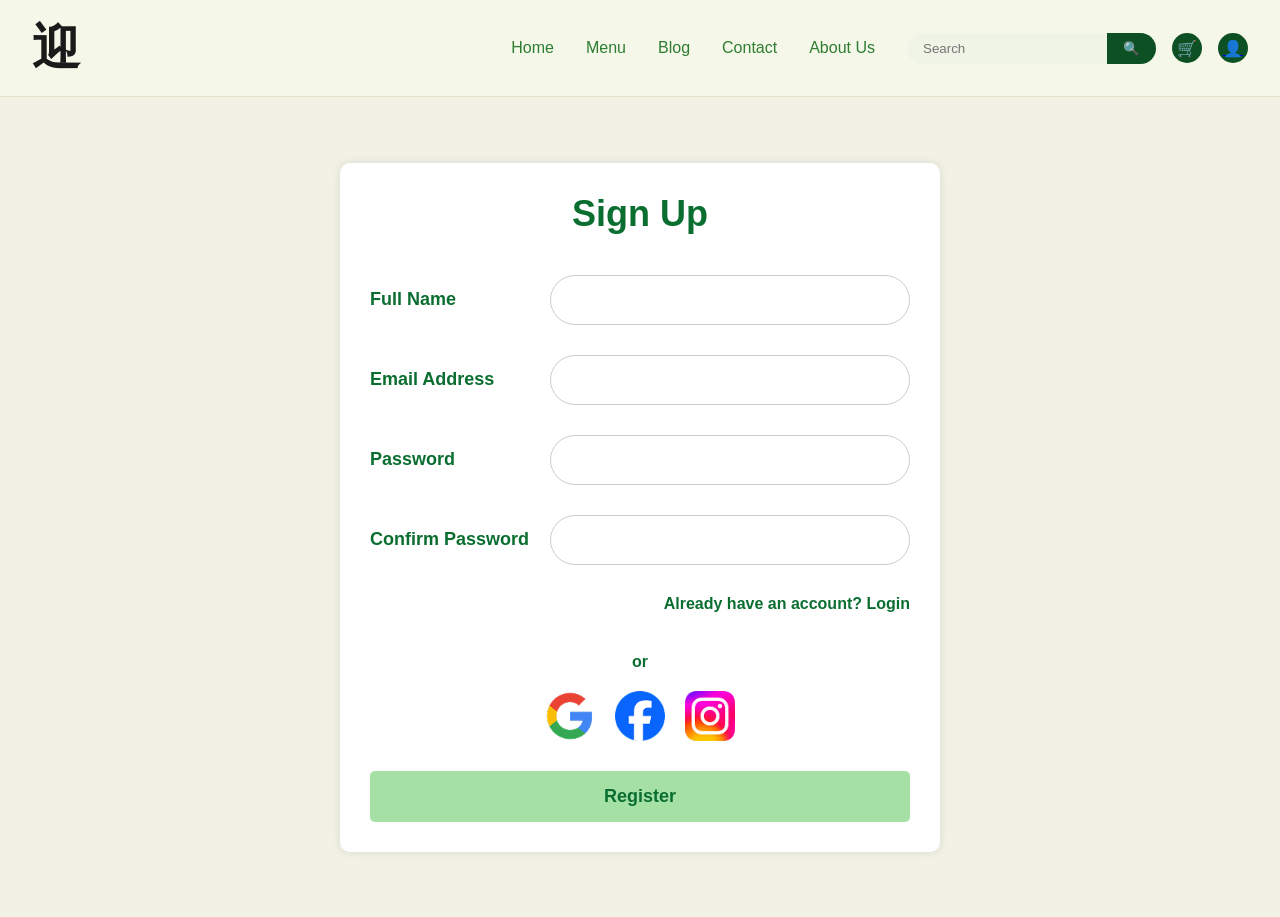
<file: register.html>
<!DOCTYPE html>
<html lang="en">
<head>
  <meta charset="UTF-8" />
  <meta name="viewport" content="width=device-width, initial-scale=1.0"/>
  <title>Registration and Login</title>
  <link rel="stylesheet" href="input-style.css" />
</head>
<body>

  <header>
    <div class="logo">迎</div>
    <nav>
        <ul>
            <li><a href="index.html">Home</a></li>
            <li><a href="addToCart.html">Menu</a></li>
            <li><a href="#">Blog</a></li>
            <li><a href="#">Contact</a></li>
            <li><a href="#">About Us</a></li>
        </ul>
        <div class="search-container">
            <input type="text" placeholder="Search">
            <button>&#128269;</button>
        </div>
        <div class="icons">
            <div class="cart-icon">&#128722;</div>
            <a href="register.html"><div class="profile-icon">&#128100;</div></a>
        </div>
    </nav>
  </header>

  <main class="container">
    <!-- Sign Up Form -->
    <div class="form-container active" id="signup-form">
      <h1>Sign Up</h1>
      <form>
        <div class="input-group">
          <label for="fullname">Full Name</label>
          <input type="text" id="fullname" name="fullname" required>
        </div>
        <div class="input-group">
          <label for="email">Email Address</label>
          <input type="email" id="email" name="email" required>
        </div>
        <div class="input-group">
          <label for="password">Password</label>
          <input type="password" id="password" name="password" required>
        </div>
        <div class="input-group">
          <label for="confirm-password">Confirm Password</label>
          <input type="password" id="confirm-password" name="confirm-password" required>
        </div>
        <div class="login-link">
          <a href="#" id="to-login">Already have an account? Login</a>
        </div>
        <div class="action-area">
          <div class="divider">or</div>
          <div class="social-login">
            <div class="social-btn">
              <img src="Google.png" alt="Google">
            </div>
            <div class="social-btn">
              <img src="Facebook.png" alt="Facebook">
            </div>
            <div class="social-btn">
              <img src="Instagram.png" alt="Instagram">
            </div>
          </div>
          <button type="submit" class="btn">Register</button>
        </div>
      </form>
    </div>

    <!-- Login Form -->
    <div class="form-container" id="login-form">
      <h1>Login</h1>
      <form>
        <div class="input-group">
          <label for="login-email">Email Address</label>
          <input type="email" id="login-email" name="login-email" required>
        </div>
        <div class="input-group">
          <label for="login-password">Password</label>
          <input type="password" id="login-password" name="login-password" required>
        </div>
        <div class="login-link">
          <a href="#" id="to-signup">Don't have an account? Sign Up</a>
        </div>
        <div class="action-area">
          <button type="submit" class="btn">Login</button>
        </div>
      </form>
    </div>

    <!-- Dashboard Section -->
    <div class="form-container" id="dashboard">
      <h1>Welcome, <span id="user-name">User</span>!</h1>
      <div class="input-group">
        <label>Email:</label>
        <p id="user-email" class="dashboard-text"></p>
      </div>
      <div class="input-group">
        <label>Account Info:</label>
        <div id="account-details" class="dashboard-text"></div>
      </div>
      <div class="action-area">
        <button class="btn" id="logout-btn">Logout</button>
      </div>
    </div>
  </main>

  <script src="script.js"></script>
</body>
</html>
</file>
<file: input-style.css>
/* Global Reset */
* {
  margin: 0;
  padding: 0;
  box-sizing: border-box;
  font-family: Arial, Helvetica, sans-serif;
}

body {
  background-color: #f1f1e6;
}

header {
  background-color: #f5f7e9;
  padding: 1rem 2rem;
  display: flex;
  justify-content: space-between;
  align-items: center;
  border-bottom: 1px solid #e0e6cc;
  position: sticky;
  top: 0;
  z-index: 1000;
}

.logo {
  font-size: 3rem;
  color: #1a1a1a;
  font-weight: bold;
}

nav {
  display: flex;
  align-items: center;
}

nav ul {
  display: flex;
  list-style: none;
}

nav ul li {
  margin: 0 1rem;
}

nav ul li a {
  text-decoration: none;
  color: #2e7d32;
  font-weight: 500;
  transition: color 0.3s;
}

nav ul li a:hover {
  color: #1b5e20;
}

.search-container {
  display: flex;
  margin-left: 1rem;
}

.search-container input {
  padding: 0.5rem 1rem;
  border: none;
  border-radius: 20px 0 0 20px;
  background-color: #f0f4e6;
  width: 200px;
}

.search-container button {
  padding: 0.5rem 1rem;
  border: none;
  border-radius: 0 20px 20px 0;
  background-color: #0d5023;
  color: white;
  cursor: pointer;
}

.icons {
  display: flex;
  gap: 1rem;
  margin-left: 1rem;
}

.cart-icon, .profile-icon {
  width: 30px;
  height: 30px;
  background-color: #0d5023;
  border-radius: 50%;
  display: flex;
  align-items: center;
  justify-content: center;
  color: white;
  cursor: pointer;
}

/* Container and Forms */
.container {
  display: flex;
  justify-content: center;
  align-items: center;
  padding: 60px 20px;
  min-height: calc(100vh - 80px); /* Adjust based on header height */
  flex-direction: column;
}

.form-container {
  width: 100%;
  max-width: 600px;
  background-color: #ffffff;
  padding: 30px;
  border-radius: 10px;
  box-shadow: 0 0 10px rgba(0,0,0,0.1);
}

h1 {
  color: #0b6e31;
  text-align: center;
  font-size: 36px;
  margin-bottom: 40px;
}

.input-group {
  margin-bottom: 30px;
  display: flex;
  align-items: center;
}

.input-group label {
  color: #0b6e31;
  font-size: 18px;
  width: 180px;
  font-weight: bold;
}

.input-group input {
  flex: 1;
  padding: 12px 20px;
  border: 1px solid #ccc;  /* Restore border */
  border-radius: 50px;
  background-color: white;
  font-size: 16px;
  height: 50px;
}

.input-group input:focus {
  outline: none;
  box-shadow: 0 0 5px rgba(11, 110, 49, 0.5);
}

.action-area {
  display: flex;
  flex-direction: column;
  align-items: center;
  margin-top: 20px;
}

.login-link {
  text-align: right;
  margin-bottom: 20px;
}

.login-link a {
  color: #0b6e31;
  text-decoration: none;
  font-weight: bold;
}

.divider {
  text-align: center;
  color: #0b6e31;
  margin: 20px 0;
  font-weight: bold;
}

.social-login {
  display: flex;
  justify-content: center;
  gap: 20px;
  margin-bottom: 30px;
}

.social-btn {
  width: 50px;
  height: 50px;
  border-radius: 50%;
  display: flex;
  justify-content: center;
  align-items: center;
  cursor: pointer;
}

.social-btn img {
  width: 100%;
  height: 100%;
  object-fit: contain;
}

.btn {
  background-color: #a5e0a5;
  color: #0b6e31;
  border: none;
  border-radius: 5px;
  padding: 15px 0;
  font-size: 18px;
  font-weight: bold;
  cursor: pointer;
  width: 100%;
  text-align: center;
  transition: background-color 0.3s;
}

.btn:hover {
  background-color: #8cd68c;
}

#login-form, #signup-form, #dashboard {
  display: none;
}

.active {
  display: block !important;
}

.dashboard-text {
  font-size: 16px;
  color: #333;
  padding-left: 20px;
  margin-top: 10px;
}
</file>
